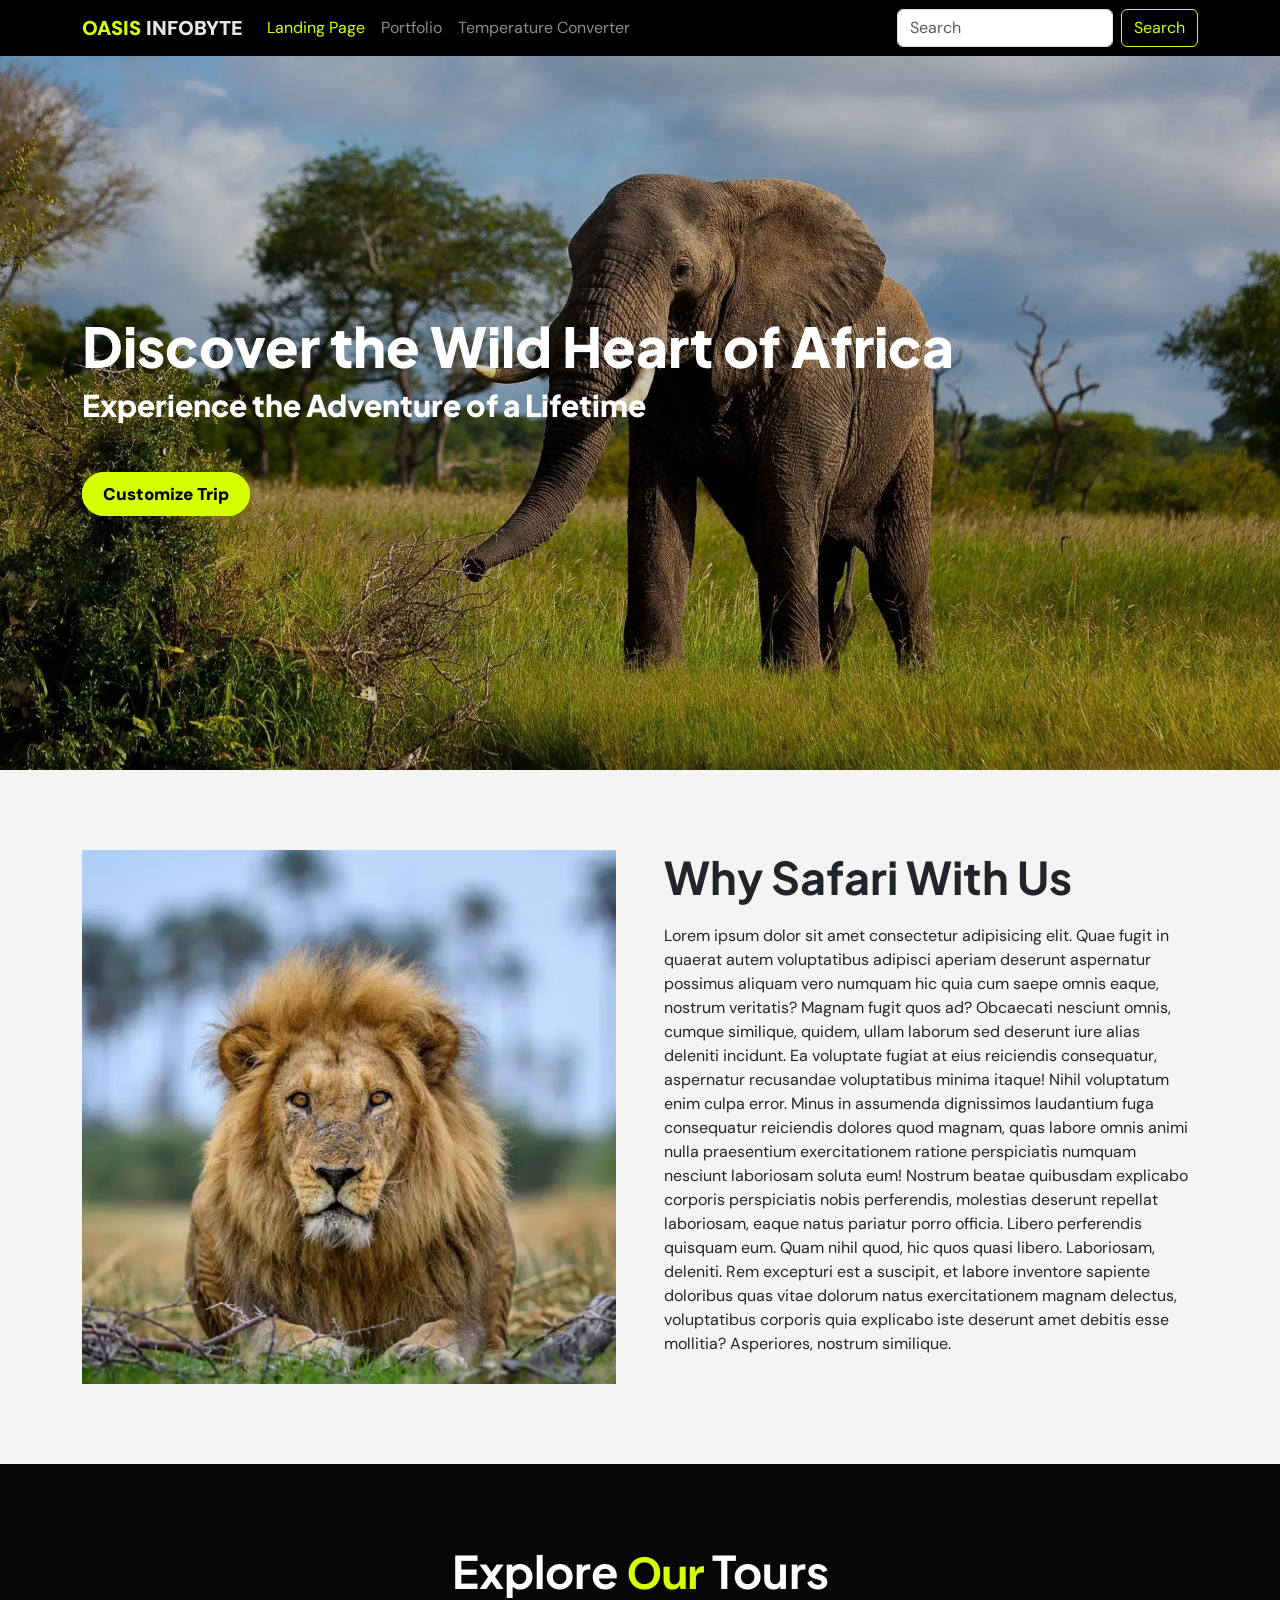
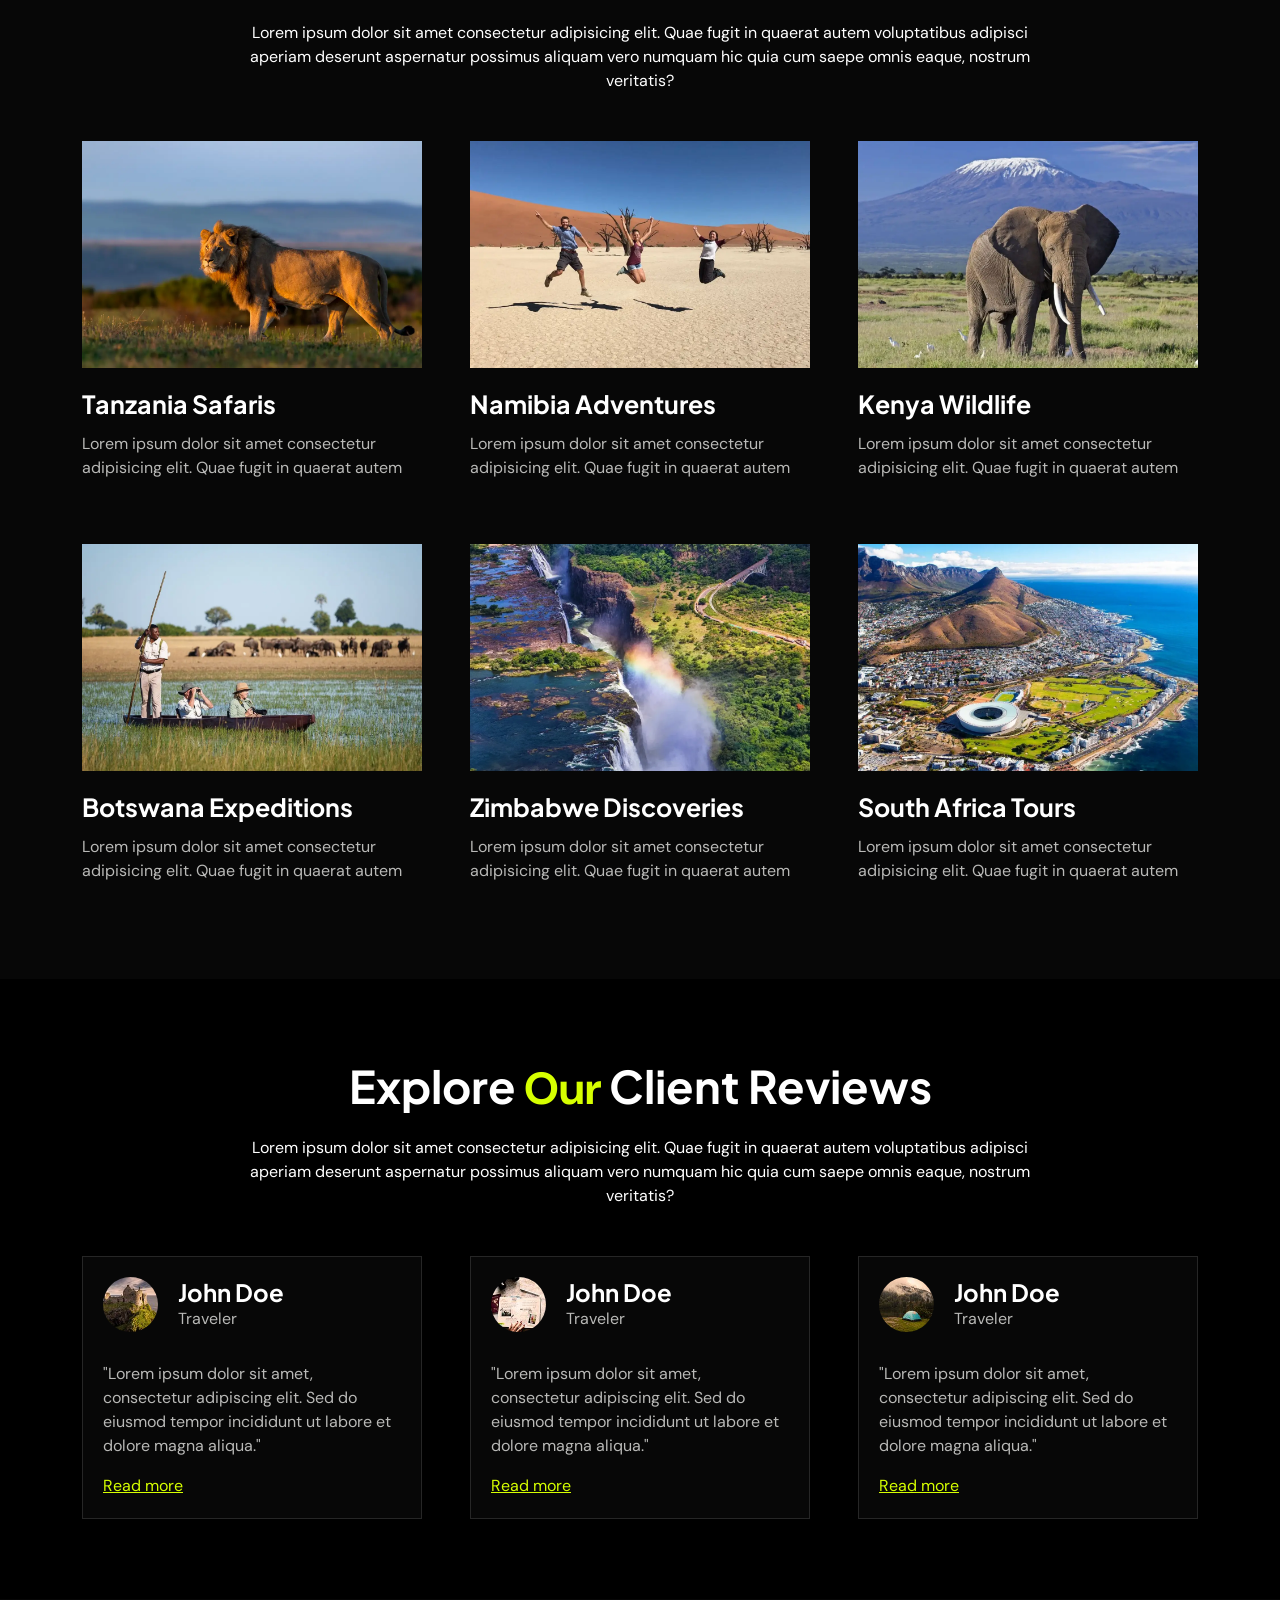
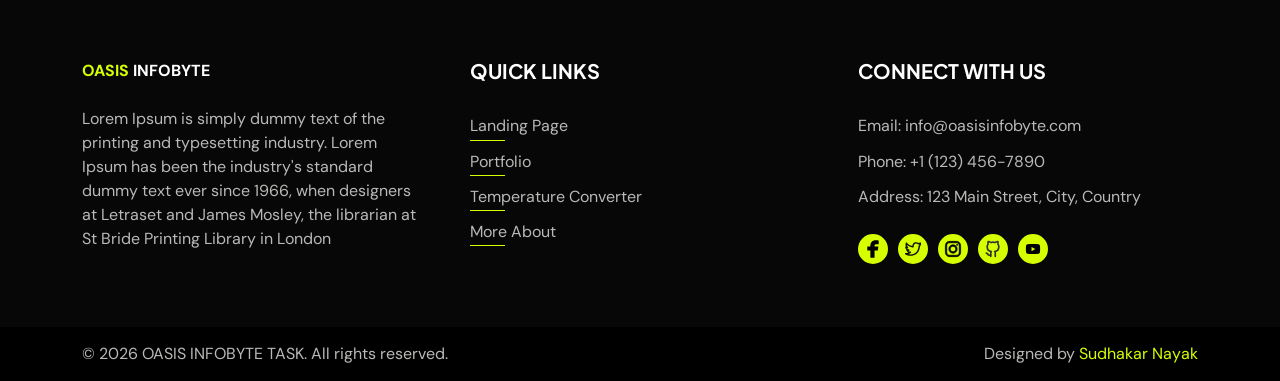
<file: index.html>
<!doctype html>
<html lang="en">

<head>
    <meta charset="utf-8">
    <meta name="viewport" content="width=device-width, initial-scale=1">
     <link rel="icon" type="image/x-icon" href="images/sudha.jpg">
    <!-- Bootstrap CSS -->
    <link href="https://cdn.jsdelivr.net/npm/bootstrap@5.0.2/dist/css/bootstrap.min.css" rel="stylesheet"
        integrity="sha384-EVSTQN3/azprG1Anm3QDgpJLIm9Nao0Yz1ztcQTwFspd3yD65VohhpuuCOmLASjC" crossorigin="anonymous">
    <title>Landing Page | OASIS INFOBYTE PROJECT</title>

    <!-- google fonts -->
    <link rel="preconnect" href="https://fonts.googleapis.com">
    <link rel="preconnect" href="https://fonts.gstatic.com" crossorigin>
    <link
        href="https://fonts.googleapis.com/css2?family=DM+Sans:ital,opsz,wght@0,9..40,100..1000;1,9..40,100..1000&family=Plus+Jakarta+Sans:ital,wght@0,200..800;1,200..800&display=swap"
        rel="stylesheet">

    <link rel="stylesheet" href="style.css">

</head>

<body>
    <header class="oi-header">
        <nav class="navbar navbar-expand-lg navbar-light">
            <div class="container">
                <a class="navbar-brand" href="./"><span class="dif-bg">OASIS</span> INFOBYTE</a>
                <button class="navbar-toggler" type="button" data-bs-toggle="collapse"
                    data-bs-target="#navbarSupportedContent" aria-controls="navbarSupportedContent"
                    aria-expanded="false" aria-label="Toggle navigation">
                    <span class="navbar-toggler-icon"></span>
                </button>
                <div class="collapse navbar-collapse" id="navbarSupportedContent">
                    <ul class="navbar-nav me-auto mb-2 mb-lg-0">
                        <li class="nav-item">
                            <a class="nav-link active" aria-current="page" href="./">Landing Page</a>
                        </li>
                        <li class="nav-item">
                            <a class="nav-link" href="WebDev-L1-Portfolio.html">Portfolio</a>
                        </li>
                        <li class="nav-item">
                            <a class="nav-link" href="WebDev-L1-Temperature-Converter.html">Temperature Converter</a>
                        </li>
                    </ul>
                    <form class="d-flex">
                        <input class="form-control me-2" type="search" placeholder="Search" aria-label="Search">
                        <button class="btn btn-outline-success" type="submit">Search</button>
                    </form>
                </div>
            </div>
        </nav>
    </header>
    <main>
        <section class="hero-sec">
            <img src="images/hero-pic.webp" alt="Hero Banner" class="w-100 img-fluid">
            <div class="hero-tittle-box">
                <div class="container">
                    <h1>Discover the Wild Heart of Africa</h1>
                    <h2>Experience the Adventure of a Lifetime</h2>
                    <a class="main-btn">Customize Trip</a>
                </div>
            </div>
        </section>
        <section class="about-sec">
            <div class="container">
                <div class="row g-5">
                    <div class="col-md-6">
                        <div class="ab_pic_box">
                            <img src="images/about-pic.webp" alt="About Africa" class="w-100 img-fluid">
                        </div>
                    </div>
                    <div class="col-md-6">
                        <div class="common-tille-box">
                            <h2>Why Safari With Us</h2>
                            <p>Lorem ipsum dolor sit amet consectetur adipisicing elit. Quae fugit in quaerat autem
                                voluptatibus adipisci aperiam deserunt aspernatur possimus aliquam vero numquam hic quia
                                cum saepe omnis eaque, nostrum veritatis?
                                Magnam fugit quos ad? Obcaecati nesciunt omnis, cumque similique, quidem, ullam laborum
                                sed deserunt iure alias deleniti incidunt. Ea voluptate fugiat at eius reiciendis
                                consequatur, aspernatur recusandae voluptatibus minima itaque!
                                Nihil voluptatum enim culpa error. Minus in assumenda dignissimos laudantium fuga
                                consequatur reiciendis dolores quod magnam, quas labore omnis animi nulla praesentium
                                exercitationem ratione perspiciatis numquam nesciunt laboriosam soluta eum!
                                Nostrum beatae quibusdam explicabo corporis perspiciatis nobis perferendis, molestias
                                deserunt repellat laboriosam, eaque natus pariatur porro officia. Libero perferendis
                                quisquam eum. Quam nihil quod, hic quos quasi libero. Laboriosam, deleniti.
                                Rem excepturi est a suscipit, et labore inventore sapiente doloribus quas vitae dolorum
                                natus exercitationem magnam delectus, voluptatibus corporis quia explicabo iste deserunt
                                amet debitis esse mollitia? Asperiores, nostrum similique.</p>
                        </div>
                    </div>
                </div>
            </div>
        </section>
        <section class="services-sec">
            <div class="container">
                <div class="common-tille-box bg-col mb-5">
                    <h2>Explore <span>Our</span> Tours</h2>
                    <p>Lorem ipsum dolor sit amet consectetur adipisicing elit. Quae fugit in quaerat autem voluptatibus
                        adipisci aperiam deserunt aspernatur possimus aliquam vero numquam hic quia cum saepe omnis
                        eaque, nostrum veritatis?</p>
                </div>
                <div class="row g-5">
                    <div class="col-md-4">
                        <div class="card-safari-box">
                            <a href="#">
                                <div class="ser-card-pic">
                                    <img src="images/land1.webp" alt="Service 1" class="w-100 img-fluid">
                                </div>
                                <div class="ser-cad-del">
                                    <h3>Tanzania Safaris</h3>
                                    <p>Lorem ipsum dolor sit amet consectetur adipisicing elit. Quae fugit in quaerat
                                        autem</p>
                                </div>
                            </a>
                        </div>
                    </div>
                    <div class="col-md-4">
                        <div class="card-safari-box">
                            <a href="#">
                                <div class="ser-card-pic">
                                    <img src="images/land2.webp" alt="Service 2" class="w-100 img-fluid">
                                </div>
                                <div class="ser-cad-del">
                                    <h3>Namibia Adventures</h3>
                                    <p>Lorem ipsum dolor sit amet consectetur adipisicing elit. Quae fugit in quaerat
                                        autem</p>
                                </div>
                            </a>
                        </div>
                    </div>
                    <div class="col-md-4">
                        <div class="card-safari-box">
                            <a href="#">
                                <div class="ser-card-pic">
                                    <img src="images/land3.webp" alt="Service 3" class="w-100 img-fluid">
                                </div>
                                <div class="ser-cad-del">
                                    <h3>Kenya Wildlife</h3>
                                    <p>Lorem ipsum dolor sit amet consectetur adipisicing elit. Quae fugit in quaerat
                                        autem</p>
                                </div>
                            </a>
                        </div>
                    </div>
                    <div class="col-md-4">
                        <div class="card-safari-box">
                            <a href="#">
                                <div class="ser-card-pic">
                                    <img src="images/land4.webp" alt="Service 4" class="w-100 img-fluid">
                                </div>
                                <div class="ser-cad-del">
                                    <h3>Botswana Expeditions</h3>
                                    <p>Lorem ipsum dolor sit amet consectetur adipisicing elit. Quae fugit in quaerat
                                        autem</p>
                                </div>
                            </a>
                        </div>
                    </div>
                    <div class="col-md-4">
                        <div class="card-safari-box">
                            <a href="#">
                                <div class="ser-card-pic">
                                    <img src="images/land5.webp" alt="Service 5" class="w-100 img-fluid">
                                </div>
                                <div class="ser-cad-del">
                                    <h3>Zimbabwe Discoveries</h3>
                                    <p>Lorem ipsum dolor sit amet consectetur adipisicing elit. Quae fugit in quaerat
                                        autem</p>
                                </div>
                            </a>
                        </div>
                    </div>
                    <div class="col-md-4">
                        <div class="card-safari-box">
                            <a href="#">
                                <div class="ser-card-pic">
                                    <img src="images/land6.webp" alt="Service 6" class="w-100 img-fluid">
                                </div>
                                <div class="ser-cad-del">
                                    <h3>South Africa Tours</h3>
                                    <p>Lorem ipsum dolor sit amet consectetur adipisicing elit. Quae fugit in quaerat
                                        autem</p>
                                </div>
                            </a>
                        </div>
                    </div>

                </div>
            </div>
        </section>
        <section class="testimonial-sec">
            <div class="container">
                <div class="common-tille-box bg-col mb-5">
                    <h2>Explore <span>Our</span> Client Reviews</h2>
                    <p>Lorem ipsum dolor sit amet consectetur adipisicing elit. Quae fugit in quaerat autem voluptatibus
                        adipisci aperiam deserunt aspernatur possimus aliquam vero numquam hic quia cum saepe omnis
                        eaque, nostrum veritatis?</p>
                </div>
                <div class="row g-5">
                    <div class="col-md-4">
                        <div class="testimonial-card">
                            <div class="testimo-head">
                                <img src="images/review1.jpg" alt="Testimonial 1" class="img-fluid">
                                <div class="client-bio">
                                    <h4>John Doe</h4>
                                     <p>Traveler</p>
                                     
                                </div>
                            </div>
                            <div class="testimonial-body">
                                <p>"Lorem ipsum dolor sit amet, consectetur adipiscing elit. Sed do eiusmod tempor incididunt ut labore et dolore magna aliqua."</p>
                                 <a href="#" class="rev-btn">Read more</a>
                            </div>
                        </div>
                    </div>
                    <div class="col-md-4">
                        <div class="testimonial-card">
                            <div class="testimo-head">
                                <img src="images/review2.jpg" alt="Testimonial 2" class="img-fluid">
                                <div class="client-bio">
                                    <h4>John Doe</h4>
                                     <p>Traveler</p>
                                </div>
                            </div>
                            <div class="testimonial-body">
                                <p>"Lorem ipsum dolor sit amet, consectetur adipiscing elit. Sed do eiusmod tempor incididunt ut labore et dolore magna aliqua."</p>
                                <a href="#" class="rev-btn">Read more</a>
                            </div>
                        </div>
                    </div>
                    <div class="col-md-4">
                        <div class="testimonial-card">
                            <div class="testimo-head">
                                <img src="images/review3.jpg" alt="Testimonial 3" class="img-fluid">
                                <div class="client-bio">
                                    <h4>John Doe</h4>
                                     <p>Traveler</p>
                                </div>
                            </div>
                            <div class="testimonial-body">
                                <p>"Lorem ipsum dolor sit amet, consectetur adipiscing elit. Sed do eiusmod tempor incididunt ut labore et dolore magna aliqua."</p>
                                <a href="#" class="rev-btn">Read more</a>
                            </div>
                        </div>
                    </div>
                </div>
            </div>
        </section>
    </main>
    <footer class="oi-footer">
        <div class="container">
            <div class="row g-5">
                <div class="col-md-4">
                    <div class="footer-logo-box">
                        <a href="./" class="navbar-brand"><span class="dif-bg">OASIS</span> INFOBYTE</a>
                        <p class="mt-4">Lorem Ipsum is simply dummy text of the printing and typesetting industry. Lorem Ipsum has been the industry's standard dummy text ever since 1966, when designers at Letraset and James Mosley, the librarian at St Bride Printing Library in London</p>
                    </div>
                </div>
                <div class="col-md-4">
                    <div class="footer-nav-box">
                        <h3>Quick Links</h3>
                        <ul>
                            <li><a href="./">Landing Page</a></li>
                            <li><a href="WebDev-L1-Portfolio.html">Portfolio</a></li>
                            <li><a href="WebDev-L1-Temperature-Converter.html">Temperature Converter</a></li>
                            <li><a href="https://sudhakarnayak.com/" target="_blank">More About</a></li>
                        </ul>
                    </div>
                </div>
                <div class="col-md-4">
                    <div class="footer-nav-box">
                        <h3>Connect With Us</h3>
                        <ul>
                            <li>Email: info@oasisinfobyte.com</li>
                            <li>Phone: +1 (123) 456-7890</li>
                            <li>Address: 123 Main Street, City, Country</li>
                        </ul>    
                        <ul class="social-links">
                            <li><a href="#"><img src="images/facebook-logo.svg" alt="Facebook"></a></li>
                            <li><a href="#"><img src="images/twitter-logo.svg" alt="Twitter"></a></li>
                            <li><a href="#"><img src="images/instagram-logo.svg" alt="Instagram"></a></li>
                            <li><a href="#"><img src="images/github-logo.svg" alt="GitHub"></a></li>
                            <li><a href="#"><img src="images/youtube-logo.svg" alt="YouTube"></a></li>                
                    </div>
                </div>
            </div>
        </div>        
    </footer>
     <section class="footer-bottom">
        <div class="container">
            <div class="copy-write-box">
              <p>&copy; 2026 OASIS INFOBYTE TASK. All rights reserved.</p>
               <p>Designed by <a href="https://sudhakarnayak.com/" target="_blank">Sudhakar Nayak</a></p>
            </div>
        </div>
    </section>
    <script src="https://cdn.jsdelivr.net/npm/bootstrap@5.0.2/dist/js/bootstrap.bundle.min.js"
        integrity="sha384-MrcW6ZMFYlzcLA8Nl+NtUVF0sA7MsXsP1UyJoMp4YLEuNSfAP+JcXn/tWtIaxVXM"
        crossorigin="anonymous"></script>
</body>

</html>
</file>
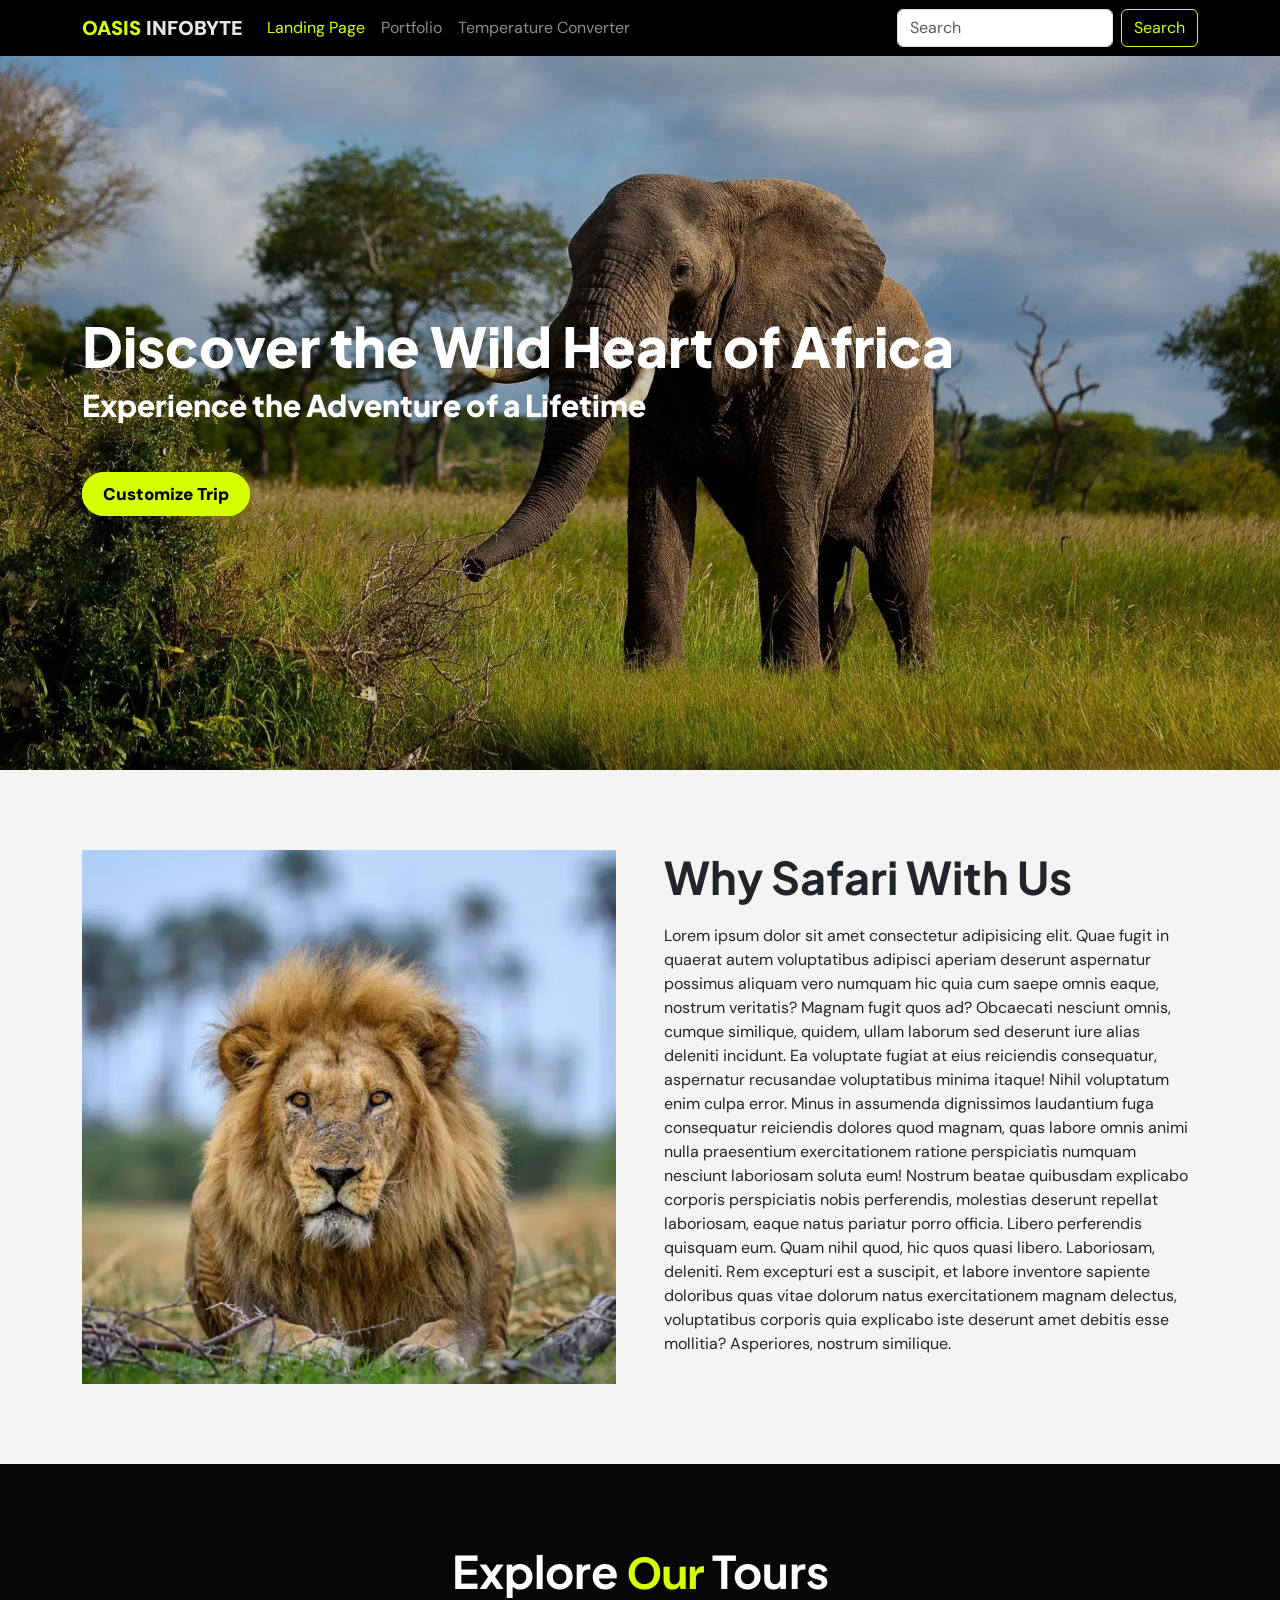
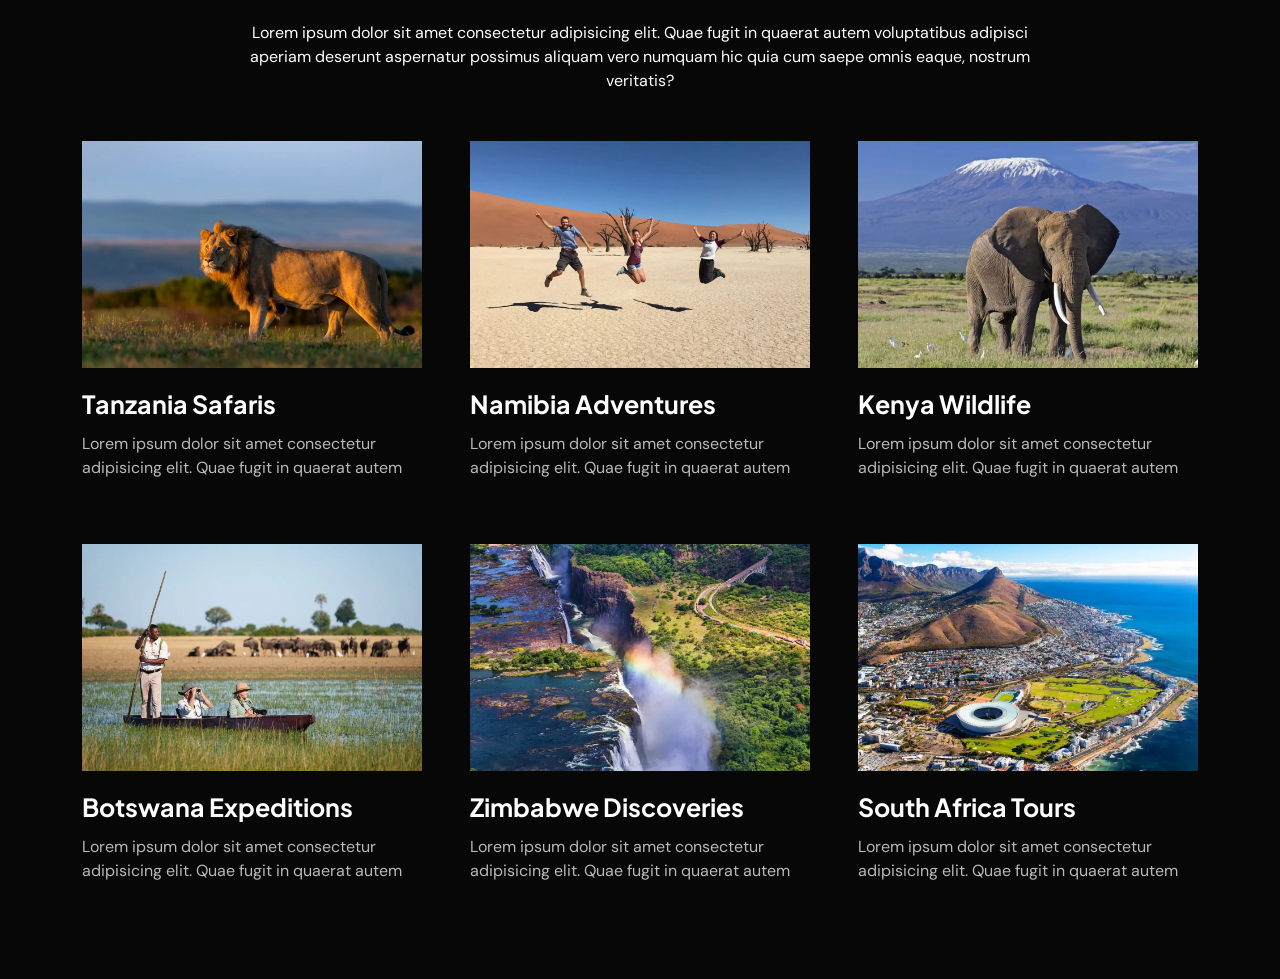
<file: WebDev-L1-LandingPage.html>
<!doctype html>
<html lang="en">

<head>
    <meta charset="utf-8">
    <meta name="viewport" content="width=device-width, initial-scale=1">
    <!-- Bootstrap CSS -->
    <link href="https://cdn.jsdelivr.net/npm/bootstrap@5.0.2/dist/css/bootstrap.min.css" rel="stylesheet"
        integrity="sha384-EVSTQN3/azprG1Anm3QDgpJLIm9Nao0Yz1ztcQTwFspd3yD65VohhpuuCOmLASjC" crossorigin="anonymous">
    <title>OASIS INFOBYTE PROJECT</title>

    <!-- google fonts -->
    <link rel="preconnect" href="https://fonts.googleapis.com">
    <link rel="preconnect" href="https://fonts.gstatic.com" crossorigin>
    <link
        href="https://fonts.googleapis.com/css2?family=DM+Sans:ital,opsz,wght@0,9..40,100..1000;1,9..40,100..1000&family=Plus+Jakarta+Sans:ital,wght@0,200..800;1,200..800&display=swap"
        rel="stylesheet">

    <link rel="stylesheet" href="style.css">

</head>

<body>
    <header class="oi-header">
        <nav class="navbar navbar-expand-lg navbar-light">
            <div class="container">
                <a class="navbar-brand" href="./"><span class="dif-bg">OASIS</span> INFOBYTE</a>
                <button class="navbar-toggler" type="button" data-bs-toggle="collapse"
                    data-bs-target="#navbarSupportedContent" aria-controls="navbarSupportedContent"
                    aria-expanded="false" aria-label="Toggle navigation">
                    <span class="navbar-toggler-icon"></span>
                </button>
                <div class="collapse navbar-collapse" id="navbarSupportedContent">
                    <ul class="navbar-nav me-auto mb-2 mb-lg-0">
                        <li class="nav-item">
                            <a class="nav-link active" aria-current="page" href="#">Landing Page</a>
                        </li>
                        <li class="nav-item">
                            <a class="nav-link" href="#">Portfolio</a>
                        </li>
                        <li class="nav-item">
                            <a class="nav-link" href="#">Temperature Converter</a>
                        </li>
                    </ul>
                    <form class="d-flex">
                        <input class="form-control me-2" type="search" placeholder="Search" aria-label="Search">
                        <button class="btn btn-outline-success" type="submit">Search</button>
                    </form>
                </div>
            </div>
        </nav>
    </header>
    <main>
        <section class="hero-sec">
            <img src="images/hero-pic.webp" alt="Hero Banner" class="w-100 img-fluid">
            <div class="hero-tittle-box">
                <div class="container">
                    <h1>Discover the Wild Heart of Africa</h1>
                    <h2>Experience the Adventure of a Lifetime</h2>
                    <a class="main-btn">Customize Trip</a>
                </div>
            </div>
        </section>
        <section class="about-sec">
            <div class="container">
                <div class="row g-5">
                    <div class="col-md-6">
                        <div class="ab_pic_box">
                            <img src="images/about-pic.webp" alt="About Africa" class="w-100 img-fluid">
                        </div>
                    </div>
                    <div class="col-md-6">
                        <div class="common-tille-box">
                            <h2>Why Safari With Us</h2>
                            <p>Lorem ipsum dolor sit amet consectetur adipisicing elit. Quae fugit in quaerat autem
                                voluptatibus adipisci aperiam deserunt aspernatur possimus aliquam vero numquam hic quia
                                cum saepe omnis eaque, nostrum veritatis?
                                Magnam fugit quos ad? Obcaecati nesciunt omnis, cumque similique, quidem, ullam laborum
                                sed deserunt iure alias deleniti incidunt. Ea voluptate fugiat at eius reiciendis
                                consequatur, aspernatur recusandae voluptatibus minima itaque!
                                Nihil voluptatum enim culpa error. Minus in assumenda dignissimos laudantium fuga
                                consequatur reiciendis dolores quod magnam, quas labore omnis animi nulla praesentium
                                exercitationem ratione perspiciatis numquam nesciunt laboriosam soluta eum!
                                Nostrum beatae quibusdam explicabo corporis perspiciatis nobis perferendis, molestias
                                deserunt repellat laboriosam, eaque natus pariatur porro officia. Libero perferendis
                                quisquam eum. Quam nihil quod, hic quos quasi libero. Laboriosam, deleniti.
                                Rem excepturi est a suscipit, et labore inventore sapiente doloribus quas vitae dolorum
                                natus exercitationem magnam delectus, voluptatibus corporis quia explicabo iste deserunt
                                amet debitis esse mollitia? Asperiores, nostrum similique.</p>
                        </div>
                    </div>
                </div>
            </div>
        </section>
        <section class="services-sec">
            <div class="container">
                <div class="common-tille-box bg-col mb-5">
                    <h2>Explore <span>Our</span> Tours</h2>
                    <p>Lorem ipsum dolor sit amet consectetur adipisicing elit. Quae fugit in quaerat autem voluptatibus
                        adipisci aperiam deserunt aspernatur possimus aliquam vero numquam hic quia cum saepe omnis
                        eaque, nostrum veritatis?</p>
                </div>
                <div class="row g-5">
                    <div class="col-md-4">
                        <div class="card-safari-box">
                            <a href="#">
                                <div class="ser-card-pic">
                                    <img src="images/land1.webp" alt="Service 1" class="w-100 img-fluid">
                                </div>
                                <div class="ser-cad-del">
                                    <h3>Tanzania Safaris</h3>
                                    <p>Lorem ipsum dolor sit amet consectetur adipisicing elit. Quae fugit in quaerat
                                        autem</p>
                                </div>
                            </a>
                        </div>
                    </div>
                    <div class="col-md-4">
                        <div class="card-safari-box">
                            <a href="#">
                                <div class="ser-card-pic">
                                    <img src="images/land2.webp" alt="Service 2" class="w-100 img-fluid">
                                </div>
                                <div class="ser-cad-del">
                                    <h3>Namibia Adventures</h3>
                                    <p>Lorem ipsum dolor sit amet consectetur adipisicing elit. Quae fugit in quaerat
                                        autem</p>
                                </div>
                            </a>
                        </div>
                    </div>
                    <div class="col-md-4">
                        <div class="card-safari-box">
                            <a href="#">
                                <div class="ser-card-pic">
                                    <img src="images/land3.webp" alt="Service 3" class="w-100 img-fluid">
                                </div>
                                <div class="ser-cad-del">
                                    <h3>Kenya Wildlife</h3>
                                    <p>Lorem ipsum dolor sit amet consectetur adipisicing elit. Quae fugit in quaerat
                                        autem</p>
                                </div>
                            </a>
                        </div>
                    </div>
                    <div class="col-md-4">
                        <div class="card-safari-box">
                            <a href="#">
                                <div class="ser-card-pic">
                                    <img src="images/land4.webp" alt="Service 4" class="w-100 img-fluid">
                                </div>
                                <div class="ser-cad-del">
                                    <h3>Botswana Expeditions</h3>
                                    <p>Lorem ipsum dolor sit amet consectetur adipisicing elit. Quae fugit in quaerat
                                        autem</p>
                                </div>
                            </a>
                        </div>
                    </div>
                    <div class="col-md-4">
                        <div class="card-safari-box">
                            <a href="#">
                                <div class="ser-card-pic">
                                    <img src="images/land5.webp" alt="Service 5" class="w-100 img-fluid">
                                </div>
                                <div class="ser-cad-del">
                                    <h3>Zimbabwe Discoveries</h3>
                                    <p>Lorem ipsum dolor sit amet consectetur adipisicing elit. Quae fugit in quaerat
                                        autem</p>
                                </div>
                            </a>
                        </div>
                    </div>
                    <div class="col-md-4">
                        <div class="card-safari-box">
                            <a href="#">
                                <div class="ser-card-pic">
                                    <img src="images/land6.webp" alt="Service 6" class="w-100 img-fluid">
                                </div>
                                <div class="ser-cad-del">
                                    <h3>South Africa Tours</h3>
                                    <p>Lorem ipsum dolor sit amet consectetur adipisicing elit. Quae fugit in quaerat
                                        autem</p>
                                </div>
                            </a>
                        </div>
                    </div>

                </div>
            </div>
        </section>
    </main>

    <script src="https://cdn.jsdelivr.net/npm/bootstrap@5.0.2/dist/js/bootstrap.bundle.min.js"
        integrity="sha384-MrcW6ZMFYlzcLA8Nl+NtUVF0sA7MsXsP1UyJoMp4YLEuNSfAP+JcXn/tWtIaxVXM"
        crossorigin="anonymous"></script>
</body>

</html>
</file>
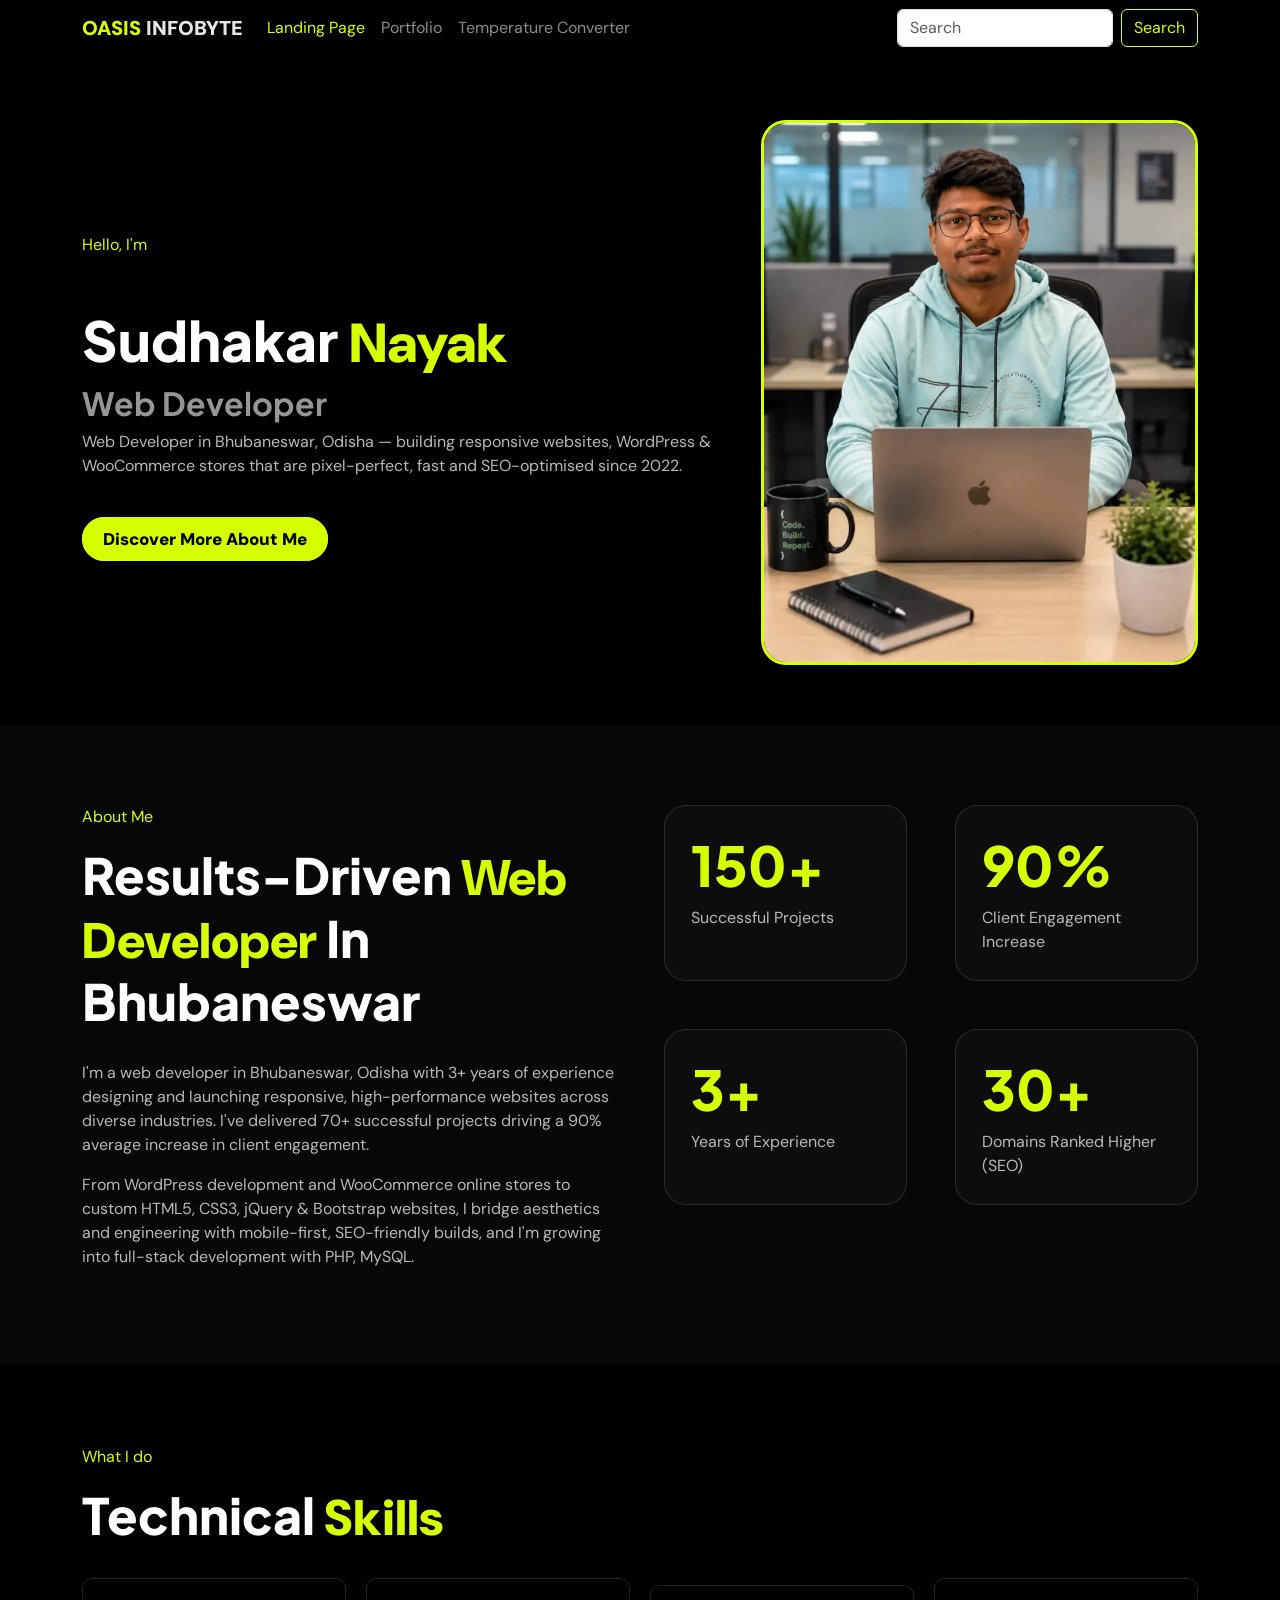
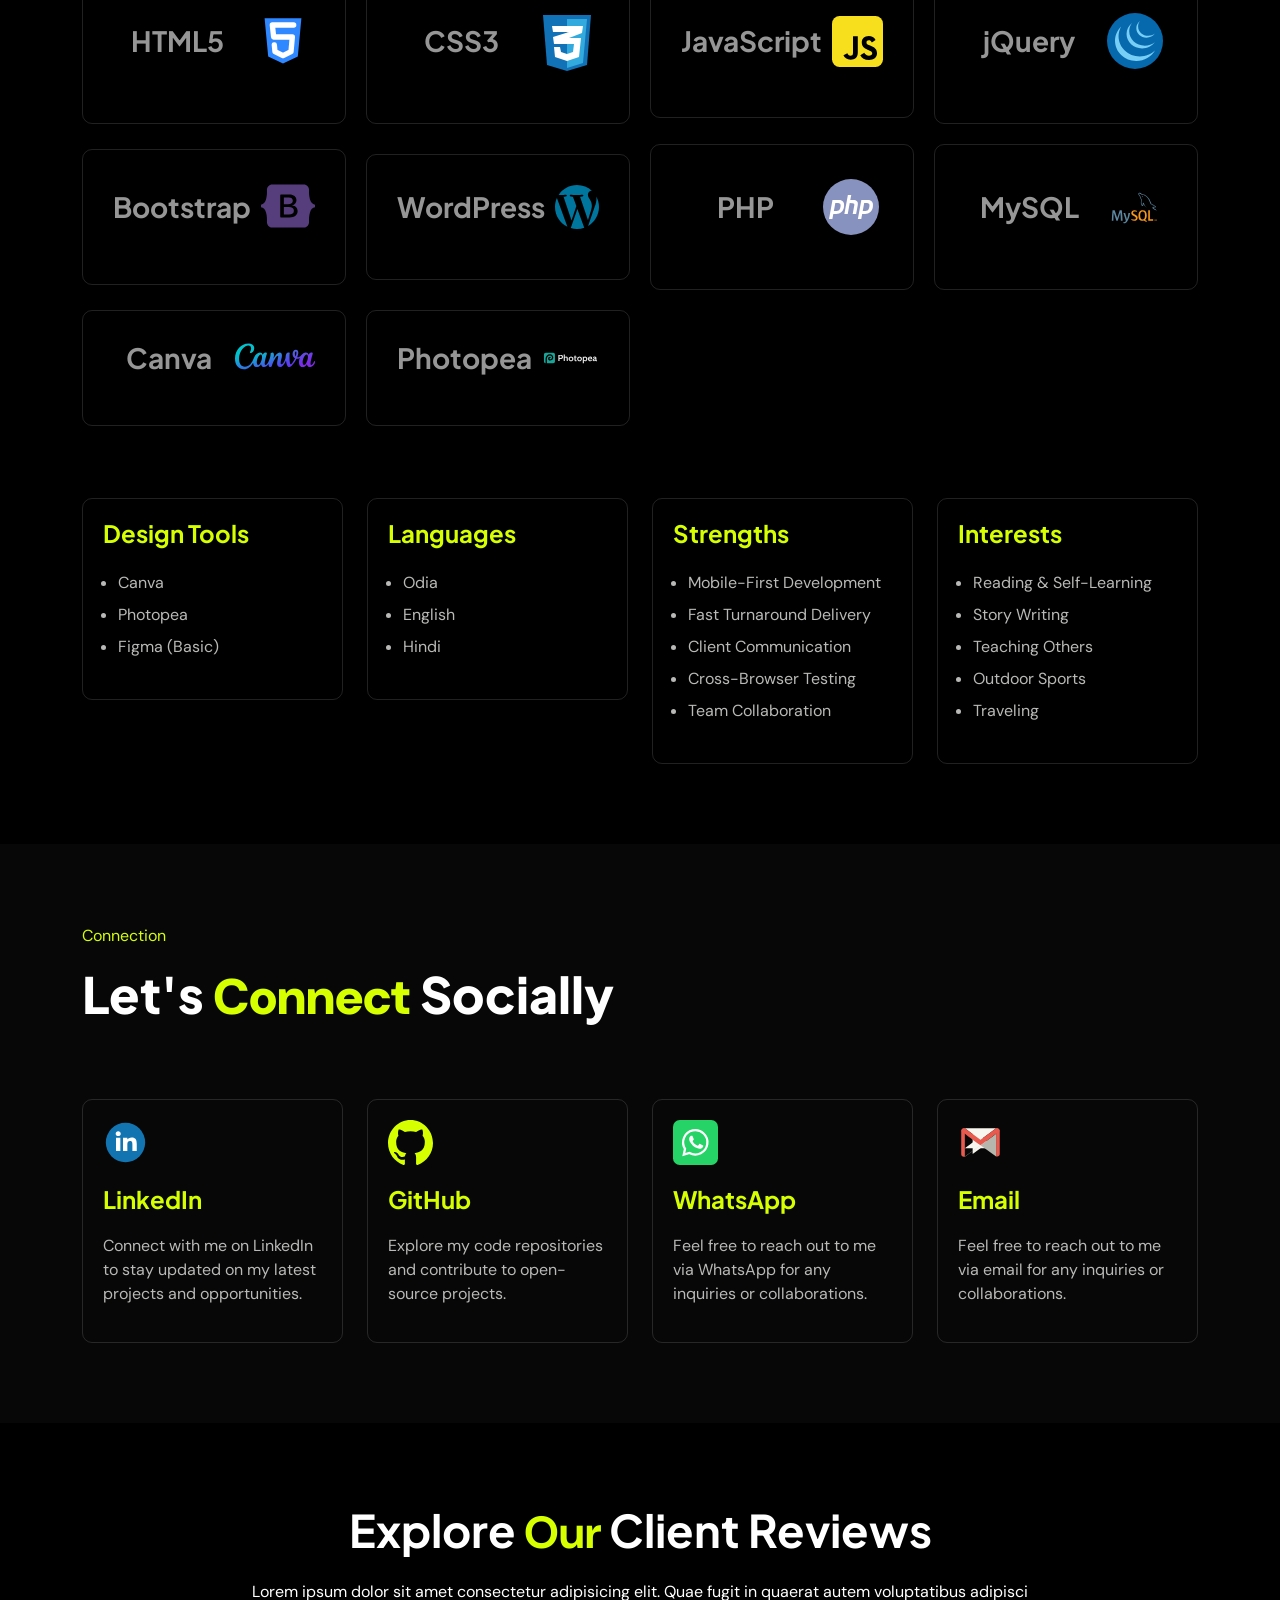
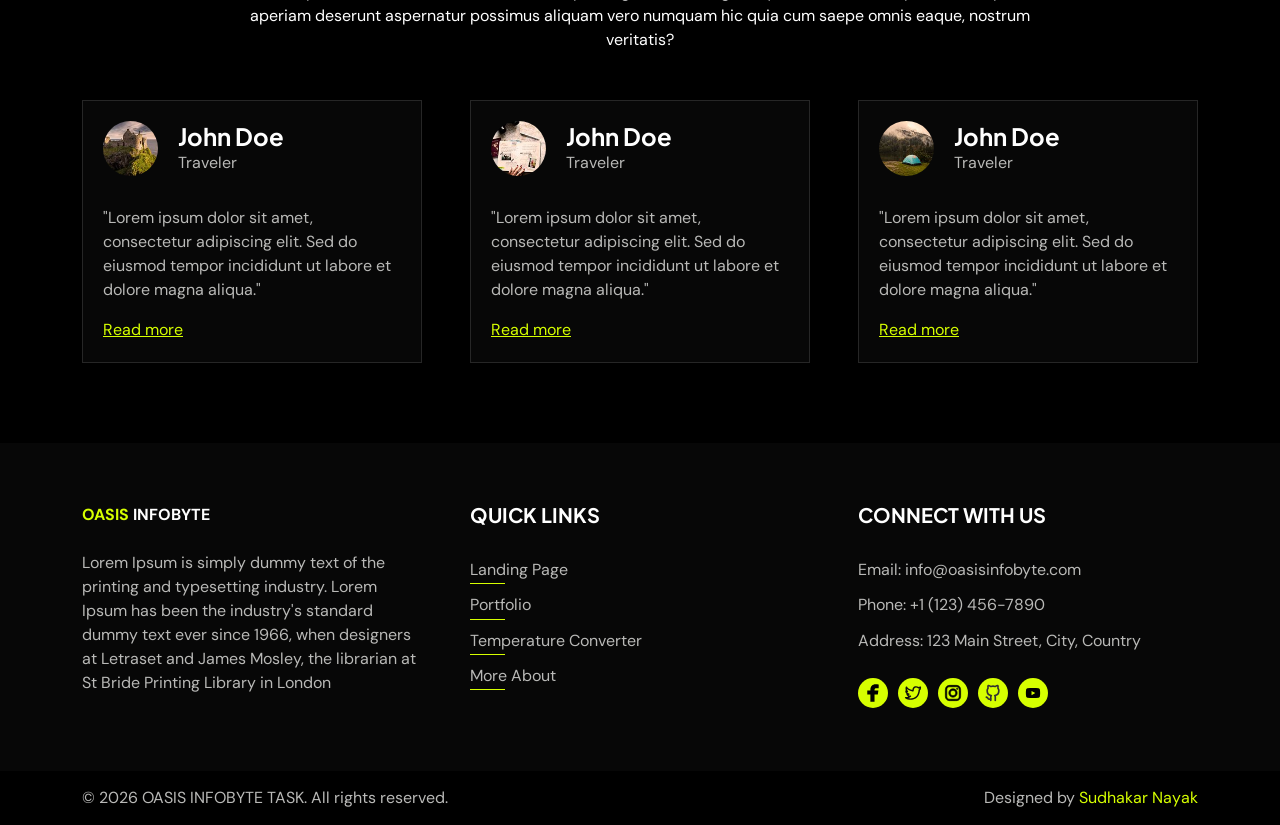
<file: WebDev-L1-Portfolio.html>
<!doctype html>
<html lang="en">

<head>
    <meta charset="utf-8">
    <meta name="viewport" content="width=device-width, initial-scale=1">
    <link rel="icon" type="image/x-icon" href="images/sudha.jpg">
    <!-- Bootstrap CSS -->
    <link href="https://cdn.jsdelivr.net/npm/bootstrap@5.0.2/dist/css/bootstrap.min.css" rel="stylesheet"
        integrity="sha384-EVSTQN3/azprG1Anm3QDgpJLIm9Nao0Yz1ztcQTwFspd3yD65VohhpuuCOmLASjC" crossorigin="anonymous">
    <title>Portfolio | OASIS INFOBYTE PROJECT</title>

    <!-- google fonts -->
    <link rel="preconnect" href="https://fonts.googleapis.com">
    <link rel="preconnect" href="https://fonts.gstatic.com" crossorigin>
    <link
        href="https://fonts.googleapis.com/css2?family=DM+Sans:ital,opsz,wght@0,9..40,100..1000;1,9..40,100..1000&family=Plus+Jakarta+Sans:ital,wght@0,200..800;1,200..800&display=swap"
        rel="stylesheet">

    <link rel="stylesheet" href="style.css">

</head>

<body>
    <header class="oi-header">
        <nav class="navbar navbar-expand-lg navbar-light">
            <div class="container">
                <a class="navbar-brand" href="./"><span class="dif-bg">OASIS</span> INFOBYTE</a>
                <button class="navbar-toggler" type="button" data-bs-toggle="collapse"
                    data-bs-target="#navbarSupportedContent" aria-controls="navbarSupportedContent"
                    aria-expanded="false" aria-label="Toggle navigation">
                    <span class="navbar-toggler-icon"></span>
                </button>
                <div class="collapse navbar-collapse" id="navbarSupportedContent">
                    <ul class="navbar-nav me-auto mb-2 mb-lg-0">
                        <li class="nav-item">
                            <a class="nav-link active" aria-current="page" href="./">Landing Page</a>
                        </li>
                        <li class="nav-item">
                            <a class="nav-link" href="WebDev-L1-Portfolio.html">Portfolio</a>
                        </li>
                        <li class="nav-item">
                            <a class="nav-link" href="WebDev-L1-Temperature-Converter.html">Temperature Converter</a>
                        </li>
                    </ul>
                    <form class="d-flex">
                        <input class="form-control me-2" type="search" placeholder="Search" aria-label="Search">
                        <button class="btn btn-outline-success" type="submit">Search</button>
                    </form>
                </div>
            </div>
        </nav>
    </header>
    <main>
        <section class="pro-hero-sec">
            <div class="container">
                <div class="row g-5">
                    <div class="col-md-7">
                        <div class="pro-hero-content">
                            <p class="he-bg-pa">Hello, I'm</p>
                            <h1>Sudhakar<span> Nayak</span></h1>
                            <h2>Web Developer</h2>
                            <p>Web Developer in Bhubaneswar, Odisha — building responsive websites, WordPress &
                                WooCommerce stores that are pixel-perfect, fast and SEO-optimised since 2022.</p>
                            <a class="main-btn" href="https://sudhakarnayak.com/" target="_blank">Discover More About
                                Me</a>
                        </div>
                    </div>
                    <div class="col-md-5">
                        <div class="pro-hero-img">
                            <img src="images/sudha.jpg" alt="Sudhakar Nayak" class="img-fluid">
                        </div>
                    </div>
                </div>
            </div>
        </section>
        <section class="about-me-sec">
            <div class="container">
                <div class="row g-5">
                    <div class="col-md-6">
                        <div class="about-me-content">
                            <p class="he-bg-pa">About Me</p>
                            <h2>Results-driven <span>web developer</span> in Bhubaneswar</h2>
                            <p>I'm a web developer in Bhubaneswar, Odisha with 3+ years of experience designing and
                                launching responsive, high-performance websites across diverse industries. I've
                                delivered 70+ successful projects driving a 90% average increase in client engagement.
                            </p>
                            <p>From WordPress development and WooCommerce online stores to custom HTML5, CSS3, jQuery &
                                Bootstrap websites, I bridge aesthetics and engineering with mobile-first, SEO-friendly
                                builds, and I'm growing into full-stack development with PHP, MySQL.</p>
                        </div>
                    </div>
                    <div class="col-md-6">
                        <div class="my-achievements">
                            <div class="row g-5">
                                <div class="col-md-6">
                                    <div class="achievement-card">
                                        <h3>150+</h3>
                                        <p>Successful Projects</p>
                                    </div>
                                </div>
                                <div class="col-md-6">
                                    <div class="achievement-card">
                                        <h3>90%</h3>
                                        <p>Client Engagement Increase</p>
                                    </div>
                                </div>
                                <div class="col-md-6">
                                    <div class="achievement-card">
                                        <h3>3+</h3>
                                        <p>Years of Experience</p>
                                    </div>
                                </div>
                                <div class="col-md-6">
                                    <div class="achievement-card">
                                        <h3>30+</h3>
                                        <p>Domains Ranked Higher (SEO)</p>
                                    </div>
                                </div>
                            </div>
                        </div>
                    </div>
                </div>
            </div>
        </section>
        <section class="my-skills-sec">
            <div class="container">
                <div class="about-me-content">
                    <p class="he-bg-pa">What I do</p>
                    <h2>Technical <span>skills</span></h2>
                    <div class="my-skills-par">
                        <div class="skill-card">
                            <h3>HTML5</h3>
                            <img src="images/html5.svg" alt="HTML5" class="img-fluid">
                        </div>
                        <div class="skill-card">
                            <h3>CSS3</h3>
                            <img src="images/css3.svg" alt="CSS3" class="img-fluid">
                        </div>
                        <div class="skill-card">
                            <h3>JavaScript</h3>
                            <img src="images/javascript.svg" alt="JavaScript" class="img-fluid">
                        </div>
                        <div class="skill-card">
                            <h3>jQuery</h3>
                            <img src="images/jquery.svg" alt="jQuery" class="img-fluid">
                        </div>
                        <div class="skill-card">
                            <h3>Bootstrap</h3>
                            <img src="images/bootstrap.svg" alt="Bootstrap" class="img-fluid">
                        </div>
                        <div class="skill-card">
                            <h3>WordPress</h3>
                            <img src="images/wordpress.svg" alt="WordPress" class="img-fluid">
                        </div>
                        <div class="skill-card">
                            <h3>PHP</h3>
                            <img src="images/php.svg" alt="PHP" class="img-fluid">
                        </div>
                        <div class="skill-card">
                            <h3>MySQL</h3>
                            <img src="images/mysql.svg" alt="MySQL" class="img-fluid">
                        </div>
                        <div class="skill-card">
                            <h3>Canva</h3>
                            <img src="images/canva.svg" alt="Canva" class="img-fluid">
                        </div>
                        <div class="skill-card">
                            <h3>Photopea</h3>
                            <img src="images/photopea.svg" alt="Photopea" class="img-fluid">
                        </div>
                    </div>
                    <div class="row g-4 mt-5 other-sret">
                        <div class="col-md-3">
                            <div class="str-card">
                                <h4>Design Tools</h4>
                                <ul>
                                    <li>Canva</li>
                                    <li>Photopea</li>
                                    <li>Figma (Basic)</li>
                                </ul>
                            </div>
                        </div>
                        <div class="col-md-3">
                            <div class="str-card">
                                <h4>Languages</h4>
                                <ul>
                                    <li>Odia</li>
                                    <li>English</li>
                                    <li>Hindi</li>
                                </ul>
                            </div>
                        </div>
                        <div class="col-md-3">
                            <div class="str-card">
                                <h4>Strengths</h4>
                                <ul>
                                    <li>Mobile-First Development</li>
                                    <li>Fast Turnaround Delivery</li>
                                    <li>Client Communication</li>
                                    <li>Cross-Browser Testing</li>
                                    <li>Team Collaboration</li>
                                </ul>
                            </div>
                        </div>
                        <div class="col-md-3">
                            <div class="str-card">
                                <h4>Interests</h4>
                                <ul>
                                    <li>Reading & Self-Learning</li>
                                    <li>Story Writing</li>
                                    <li>Teaching Others</li>
                                    <li>Outdoor Sports</li>
                                    <li>Traveling</li>
                                </ul>
                            </div>
                        </div>
                    </div>
                </div>
            </div>
        </section>
        <section class="connect-me-sec">
            <div class="container">
                <div class="about-me-content">
                    <p class="he-bg-pa">Connection</p>
                    <h2>Let's <span>connect </span>socially</h2>

                    <div class="row g-4 mt-5">
                        <div class="col-md-3">
                            <div class="str-card">
                                <a href="https://www.linkedin.com/in/sudhakar-nayak-438223249/" target="_blank">
                                    <img src="images/linkedin.svg" alt="LinkedIn" class="img-fluid">
                                    <h4>LinkedIn</h4>
                                    <p>Connect with me on LinkedIn to stay updated on my latest projects and
                                        opportunities.</p>
                                </a>
                            </div>
                        </div>
                        <div class="col-md-3">
                            <div class="str-card">
                                <a href="https://github.com/sudhakar561" target="_blank">
                                    <img src="images/github.svg" alt="GitHub" class="img-fluid">
                                    <h4>GitHub</h4>
                                    <p>Explore my code repositories and contribute to open-source projects.</p>
                                </a>
                            </div>
                        </div>
                        <div class="col-md-3">
                            <div class="str-card">
                                <a href="https://wa.me/9114603905" target="_blank">
                                    <img src="images/whatsapp.svg" alt="WhatsApp" class="img-fluid">
                                    <h4>WhatsApp</h4>
                                    <p>Feel free to reach out to me via WhatsApp for any inquiries or collaborations.
                                    </p>
                                </a>
                            </div>
                        </div>
                        <div class="col-md-3">
                            <div class="str-card">
                                <a href="mailto:sudhakarnayak2001@gmail.com" target="_blank">
                                    <img src="images/email.svg" alt="Email" class="img-fluid">
                                    <h4>Email</h4>
                                    <p>Feel free to reach out to me via email for any inquiries or collaborations.</p>
                                </a>
                            </div>
                        </div>
                    </div>
                </div>
            </div>
            </div>
            </div>
        </section>
        <section class="testimonial-sec">
            <div class="container">
                <div class="common-tille-box bg-col mb-5">
                    <h2>Explore <span>Our</span> Client Reviews</h2>
                    <p>Lorem ipsum dolor sit amet consectetur adipisicing elit. Quae fugit in quaerat autem voluptatibus
                        adipisci aperiam deserunt aspernatur possimus aliquam vero numquam hic quia cum saepe omnis
                        eaque, nostrum veritatis?</p>
                </div>
                <div class="row g-5">
                    <div class="col-md-4">
                        <div class="testimonial-card">
                            <div class="testimo-head">
                                <img src="images/review1.jpg" alt="Testimonial 1" class="img-fluid">
                                <div class="client-bio">
                                    <h4>John Doe</h4>
                                    <p>Traveler</p>

                                </div>
                            </div>
                            <div class="testimonial-body">
                                <p>"Lorem ipsum dolor sit amet, consectetur adipiscing elit. Sed do eiusmod tempor
                                    incididunt ut labore et dolore magna aliqua."</p>
                                <a href="#" class="rev-btn">Read more</a>
                            </div>
                        </div>
                    </div>
                    <div class="col-md-4">
                        <div class="testimonial-card">
                            <div class="testimo-head">
                                <img src="images/review2.jpg" alt="Testimonial 2" class="img-fluid">
                                <div class="client-bio">
                                    <h4>John Doe</h4>
                                    <p>Traveler</p>
                                </div>
                            </div>
                            <div class="testimonial-body">
                                <p>"Lorem ipsum dolor sit amet, consectetur adipiscing elit. Sed do eiusmod tempor
                                    incididunt ut labore et dolore magna aliqua."</p>
                                <a href="#" class="rev-btn">Read more</a>
                            </div>
                        </div>
                    </div>
                    <div class="col-md-4">
                        <div class="testimonial-card">
                            <div class="testimo-head">
                                <img src="images/review3.jpg" alt="Testimonial 3" class="img-fluid">
                                <div class="client-bio">
                                    <h4>John Doe</h4>
                                    <p>Traveler</p>
                                </div>
                            </div>
                            <div class="testimonial-body">
                                <p>"Lorem ipsum dolor sit amet, consectetur adipiscing elit. Sed do eiusmod tempor
                                    incididunt ut labore et dolore magna aliqua."</p>
                                <a href="#" class="rev-btn">Read more</a>
                            </div>
                        </div>
                    </div>
                </div>
            </div>
        </section>
    </main>
    <footer class="oi-footer">
        <div class="container">
            <div class="row g-5">
                <div class="col-md-4">
                    <div class="footer-logo-box">
                        <a href="./" class="navbar-brand"><span class="dif-bg">OASIS</span> INFOBYTE</a>
                        <p class="mt-4">Lorem Ipsum is simply dummy text of the printing and typesetting industry. Lorem
                            Ipsum has been the industry's standard dummy text ever since 1966, when designers at
                            Letraset and James Mosley, the librarian at St Bride Printing Library in London</p>
                    </div>
                </div>
                <div class="col-md-4">
                    <div class="footer-nav-box">
                        <h3>Quick Links</h3>
                        <ul>
                            <li><a href="./">Landing Page</a></li>
                            <li><a href="WebDev-L1-Portfolio.html">Portfolio</a></li>
                            <li><a href="WebDev-L1-Temperature-Converter.html">Temperature Converter</a></li>
                            <li><a href="https://sudhakarnayak.com/" target="_blank">More About</a></li>
                        </ul>
                    </div>
                </div>
                <div class="col-md-4">
                    <div class="footer-nav-box">
                        <h3>Connect With Us</h3>
                        <ul>
                            <li>Email: info@oasisinfobyte.com</li>
                            <li>Phone: +1 (123) 456-7890</li>
                            <li>Address: 123 Main Street, City, Country</li>
                        </ul>
                        <ul class="social-links">
                            <li><a href="#"><img src="images/facebook-logo.svg" alt="Facebook"></a></li>
                            <li><a href="#"><img src="images/twitter-logo.svg" alt="Twitter"></a></li>
                            <li><a href="#"><img src="images/instagram-logo.svg" alt="Instagram"></a></li>
                            <li><a href="#"><img src="images/github-logo.svg" alt="GitHub"></a></li>
                            <li><a href="#"><img src="images/youtube-logo.svg" alt="YouTube"></a></li>
                    </div>
                </div>
            </div>
        </div>
    </footer>
    <section class="footer-bottom">
        <div class="container">
            <div class="copy-write-box">
                <p>&copy; 2026 OASIS INFOBYTE TASK. All rights reserved.</p>
                <p>Designed by <a href="https://sudhakarnayak.com/" target="_blank">Sudhakar Nayak</a></p>
            </div>
        </div>
    </section>
    <script src="https://cdn.jsdelivr.net/npm/bootstrap@5.0.2/dist/js/bootstrap.bundle.min.js"
        integrity="sha384-MrcW6ZMFYlzcLA8Nl+NtUVF0sA7MsXsP1UyJoMp4YLEuNSfAP+JcXn/tWtIaxVXM"
        crossorigin="anonymous"></script>
</body>

</html>
</file>
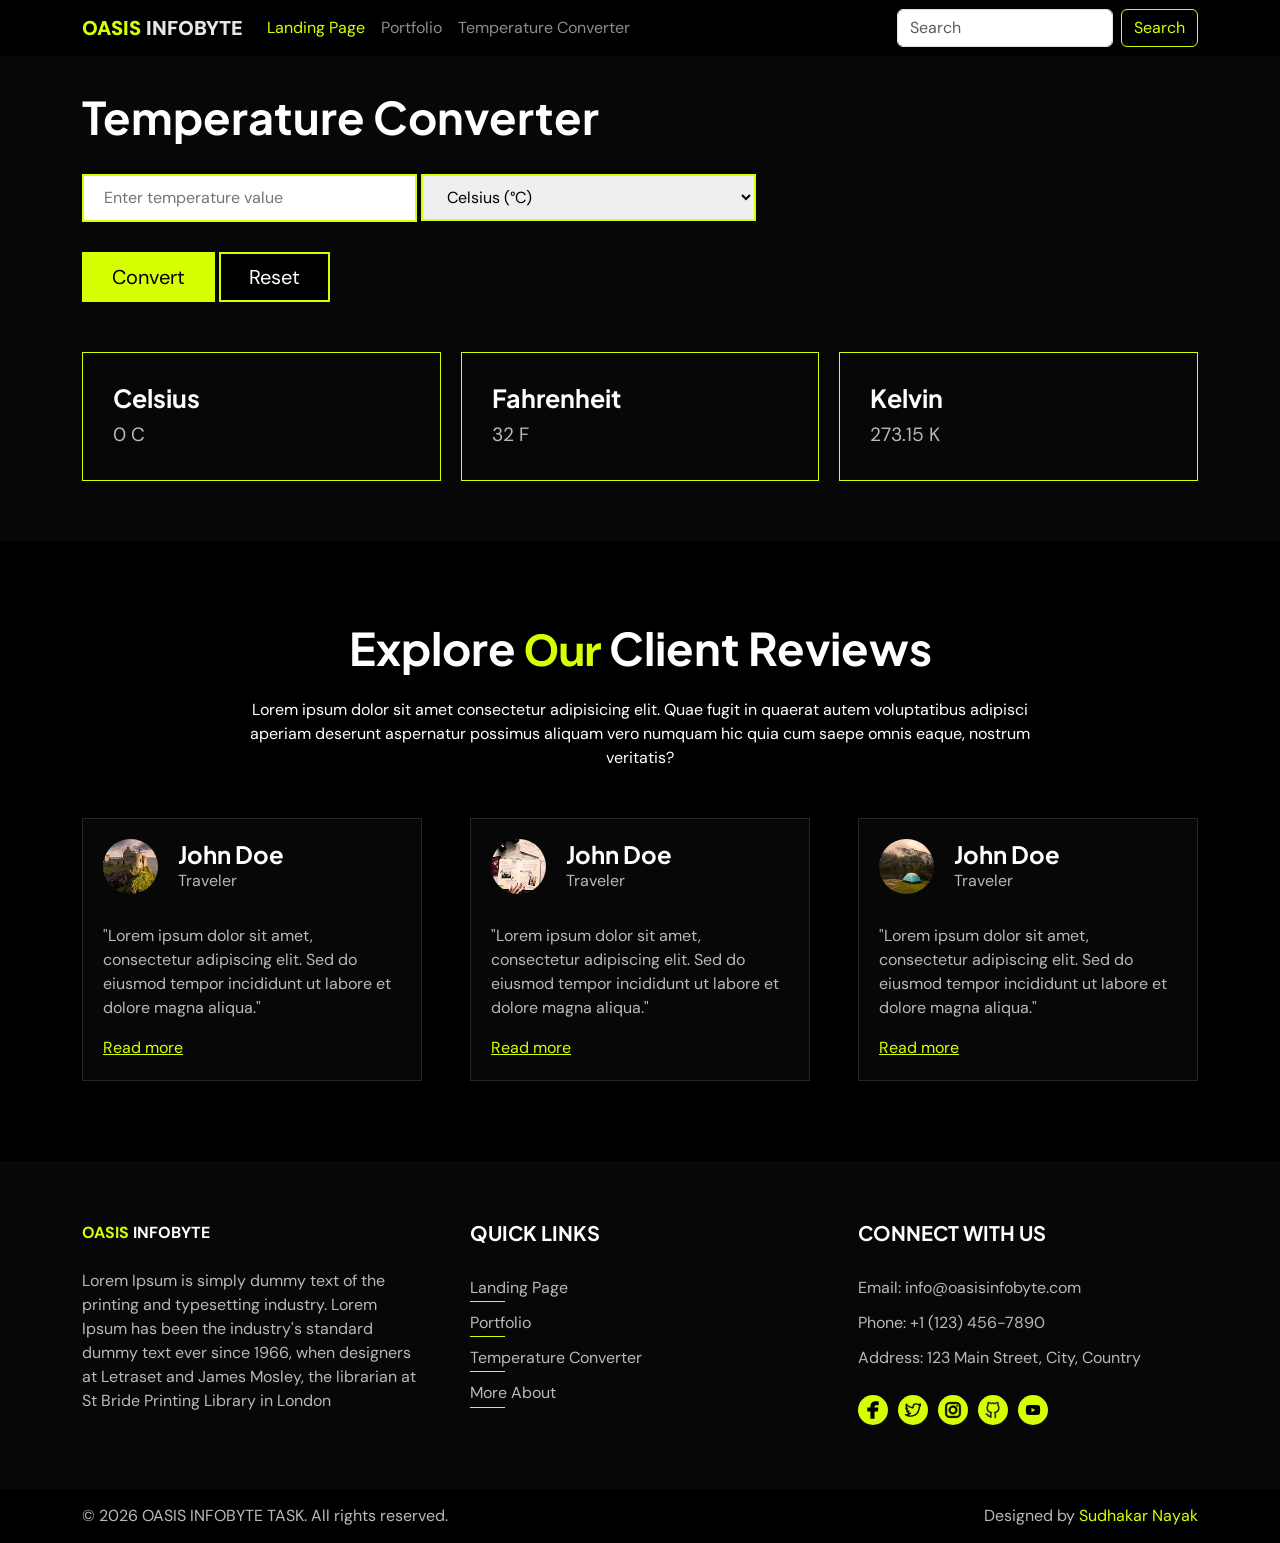
<file: WebDev-L1-Temperature-Converter.html>
<!doctype html>
<html lang="en">

<head>
    <meta charset="utf-8">
    <meta name="viewport" content="width=device-width, initial-scale=1">
     <link rel="icon" type="image/x-icon" href="images/sudha.jpg">
    <!-- Bootstrap CSS -->
    <link href="https://cdn.jsdelivr.net/npm/bootstrap@5.0.2/dist/css/bootstrap.min.css" rel="stylesheet"
        integrity="sha384-EVSTQN3/azprG1Anm3QDgpJLIm9Nao0Yz1ztcQTwFspd3yD65VohhpuuCOmLASjC" crossorigin="anonymous">
    <title>Temperature Converter | OASIS INFOBYTE PROJECT</title>

    <!-- google fonts -->
    <link rel="preconnect" href="https://fonts.googleapis.com">
    <link rel="preconnect" href="https://fonts.gstatic.com" crossorigin>
    <link
        href="https://fonts.googleapis.com/css2?family=DM+Sans:ital,opsz,wght@0,9..40,100..1000;1,9..40,100..1000&family=Plus+Jakarta+Sans:ital,wght@0,200..800;1,200..800&display=swap"
        rel="stylesheet">

    <link rel="stylesheet" href="style.css">

</head>

<body>
    <header class="oi-header">
        <nav class="navbar navbar-expand-lg navbar-light">
            <div class="container">
                <a class="navbar-brand" href="./"><span class="dif-bg">OASIS</span> INFOBYTE</a>
                <button class="navbar-toggler" type="button" data-bs-toggle="collapse"
                    data-bs-target="#navbarSupportedContent" aria-controls="navbarSupportedContent"
                    aria-expanded="false" aria-label="Toggle navigation">
                    <span class="navbar-toggler-icon"></span>
                </button>
                <div class="collapse navbar-collapse" id="navbarSupportedContent">
                    <ul class="navbar-nav me-auto mb-2 mb-lg-0">
                        <li class="nav-item">
                            <a class="nav-link active" aria-current="page" href="./">Landing Page</a>
                        </li>
                        <li class="nav-item">
                            <a class="nav-link" href="WebDev-L1-Portfolio.html">Portfolio</a>
                        </li>
                        <li class="nav-item">
                            <a class="nav-link" href="WebDev-L1-Temperature-Converter.html">Temperature Converter</a>
                        </li>
                    </ul>
                    <form class="d-flex">
                        <input class="form-control me-2" type="search" placeholder="Search" aria-label="Search">
                        <button class="btn btn-outline-success" type="submit">Search</button>
                    </form>
                </div>
            </div>
        </nav>
    </header>
    <main>
        <section class="temperature-sec">
            <div class="container">
                <div class="temp-con-box">
                    <h1>Temperature Converter</h1>
                    <div class="input-fild-box">
                        <input type="number" id="temperature" placeholder="Enter temperature value">
                        <select id="scale">
                            <option value="celsius">Celsius (°C)</option>
                            <option value="fahrenheit">Fahrenheit (°F)</option>
                            <option value="kelvin">Kelvin (K)</option>
                        </select>
                    </div>
                    <div class="io-button-box">
                        <button onclick="convertTemperature()">Convert</button>
                        <button class="rest-btn" onclick="resetConverter()">Reset</button>
                    </div>
                    <div class="result-box">
                        <div class="result-card">
                            <h3>Celsius</h3>
                            <p id="celsius">0 C</p>
                        </div>
                        <div class="result-card">
                            <h3>Fahrenheit</h3>
                            <p id="fahrenheit">32 F</p>
                        </div>
                        <div class="result-card">
                            <h3>Kelvin</h3>
                            <p id="kelvin">273.15 K</p>
                        </div>
                    </div>
                </div>
            </div>
        </section>
        <section class="testimonial-sec">
            <div class="container">
                <div class="common-tille-box bg-col mb-5">
                    <h2>Explore <span>Our</span> Client Reviews</h2>
                    <p>Lorem ipsum dolor sit amet consectetur adipisicing elit. Quae fugit in quaerat autem voluptatibus
                        adipisci aperiam deserunt aspernatur possimus aliquam vero numquam hic quia cum saepe omnis
                        eaque, nostrum veritatis?</p>
                </div>
                <div class="row g-5">
                    <div class="col-md-4">
                        <div class="testimonial-card">
                            <div class="testimo-head">
                                <img src="images/review1.jpg" alt="Testimonial 1" class="img-fluid">
                                <div class="client-bio">
                                    <h4>John Doe</h4>
                                    <p>Traveler</p>

                                </div>
                            </div>
                            <div class="testimonial-body">
                                <p>"Lorem ipsum dolor sit amet, consectetur adipiscing elit. Sed do eiusmod tempor
                                    incididunt ut labore et dolore magna aliqua."</p>
                                <a href="#" class="rev-btn">Read more</a>
                            </div>
                        </div>
                    </div>
                    <div class="col-md-4">
                        <div class="testimonial-card">
                            <div class="testimo-head">
                                <img src="images/review2.jpg" alt="Testimonial 2" class="img-fluid">
                                <div class="client-bio">
                                    <h4>John Doe</h4>
                                    <p>Traveler</p>
                                </div>
                            </div>
                            <div class="testimonial-body">
                                <p>"Lorem ipsum dolor sit amet, consectetur adipiscing elit. Sed do eiusmod tempor
                                    incididunt ut labore et dolore magna aliqua."</p>
                                <a href="#" class="rev-btn">Read more</a>
                            </div>
                        </div>
                    </div>
                    <div class="col-md-4">
                        <div class="testimonial-card">
                            <div class="testimo-head">
                                <img src="images/review3.jpg" alt="Testimonial 3" class="img-fluid">
                                <div class="client-bio">
                                    <h4>John Doe</h4>
                                    <p>Traveler</p>
                                </div>
                            </div>
                            <div class="testimonial-body">
                                <p>"Lorem ipsum dolor sit amet, consectetur adipiscing elit. Sed do eiusmod tempor
                                    incididunt ut labore et dolore magna aliqua."</p>
                                <a href="#" class="rev-btn">Read more</a>
                            </div>
                        </div>
                    </div>
                </div>
            </div>
        </section>
    </main>
    <footer class="oi-footer">
        <div class="container">
            <div class="row g-5">
                <div class="col-md-4">
                    <div class="footer-logo-box">
                        <a href="./" class="navbar-brand"><span class="dif-bg">OASIS</span> INFOBYTE</a>
                        <p class="mt-4">Lorem Ipsum is simply dummy text of the printing and typesetting industry. Lorem
                            Ipsum has been the industry's standard dummy text ever since 1966, when designers at
                            Letraset and James Mosley, the librarian at St Bride Printing Library in London</p>
                    </div>
                </div>
                <div class="col-md-4">
                    <div class="footer-nav-box">
                        <h3>Quick Links</h3>
                        <ul>
                            <li><a href="./">Landing Page</a></li>
                            <li><a href="WebDev-L1-Portfolio.html">Portfolio</a></li>
                            <li><a href="WebDev-L1-Temperature-Converter.html">Temperature Converter</a></li>
                            <li><a href="https://sudhakarnayak.com/" target="_blank">More About</a></li>
                        </ul>
                    </div>
                </div>
                <div class="col-md-4">
                    <div class="footer-nav-box">
                        <h3>Connect With Us</h3>
                        <ul>
                            <li>Email: info@oasisinfobyte.com</li>
                            <li>Phone: +1 (123) 456-7890</li>
                            <li>Address: 123 Main Street, City, Country</li>
                        </ul>
                        <ul class="social-links">
                            <li><a href="#"><img src="images/facebook-logo.svg" alt="Facebook"></a></li>
                            <li><a href="#"><img src="images/twitter-logo.svg" alt="Twitter"></a></li>
                            <li><a href="#"><img src="images/instagram-logo.svg" alt="Instagram"></a></li>
                            <li><a href="#"><img src="images/github-logo.svg" alt="GitHub"></a></li>
                            <li><a href="#"><img src="images/youtube-logo.svg" alt="YouTube"></a></li>
                    </div>
                </div>
            </div>
        </div>
    </footer>
    <section class="footer-bottom">
        <div class="container">
            <div class="copy-write-box">
                <p>&copy; 2026 OASIS INFOBYTE TASK. All rights reserved.</p>
                <p>Designed by <a href="https://sudhakarnayak.com/" target="_blank">Sudhakar Nayak</a></p>
            </div>
        </div>
    </section>

    <script>
        function convertTemperature() {
            const temperatureInput = document.getElementById('temperature').value;
            const scale = document.getElementById('scale').value;

            let celsius, fahrenheit, kelvin;

            if (scale === 'celsius') {
                celsius = parseFloat(temperatureInput);
                fahrenheit = (celsius * 9 / 5) + 32;
                kelvin = celsius + 273.15;
            } else if (scale === 'fahrenheit') {
                fahrenheit = parseFloat(temperatureInput);
                celsius = (fahrenheit - 32) * 5 / 9;
                kelvin = celsius + 273.15;
            } else if (scale === 'kelvin') {
                kelvin = parseFloat(temperatureInput);
                celsius = kelvin - 273.15;
                fahrenheit = (celsius * 9 / 5) + 32;
            }

            document.getElementById('celsius').textContent = `${celsius.toFixed(2)} °C`;
            document.getElementById('fahrenheit').textContent = `${fahrenheit.toFixed(2)} °F`;
            document.getElementById('kelvin').textContent = `${kelvin.toFixed(2)} K`;
        }

        function resetConverter() {
            document.getElementById('temperature').value = '';
            document.getElementById('scale').value = 'celsius';
            document.getElementById('celsius').textContent = '0 °C';
            document.getElementById('fahrenheit').textContent = '32 °F';
            document.getElementById('kelvin').textContent = '273.15 K';
        }
    </script>
    <script src="https://cdn.jsdelivr.net/npm/bootstrap@5.0.2/dist/js/bootstrap.bundle.min.js"
        integrity="sha384-MrcW6ZMFYlzcLA8Nl+NtUVF0sA7MsXsP1UyJoMp4YLEuNSfAP+JcXn/tWtIaxVXM"
        crossorigin="anonymous"></script>
</body>

</html>
</file>
<file: style.css>
/* Global Body & Paragraph */
body,
p,
li,
span,
input,
textarea,
button {
    font-family: 'DM Sans', sans-serif;
}

/* Global Headings */
h1,
h2,
h3,
h4,
h5,
h6 {
    font-family: 'Plus Jakarta Sans', sans-serif;
    font-weight: 700;
}

/* Hedaer Css */
header.oi-header {
    position: fixed;
    width: 100%;
    top: 0;
    left: 0;
    background: #000;
    z-index: 9999;
}
.navbar-light .navbar-brand {
    color: rgb(255 255 255 / 90%);
    font-weight: 900;
}
span.dif-bg {
    color: #d6ff00;
}
.navbar-light .navbar-brand:focus, .navbar-light .navbar-brand:hover {
    color: rgb(255 255 255 / 90%);
}
.navbar-light .navbar-nav .nav-link {
    color: rgb(255 255 255 / 55%);
}
.navbar-light .navbar-nav .nav-link.active, .navbar-light .navbar-nav .show>.nav-link {
    color:#d6ff00;
}
.btn-outline-success {
    color: #d6ff00;
    border-color: #d6ff00;
}
.btn-outline-success:hover {
    color: #000;
    background-color: #d6ff00;
    border-color: #d6ff00;
}
.navbar-light .navbar-nav .nav-link:focus, .navbar-light .navbar-nav .nav-link:hover {
    color: #d6ff00;
}

/* Hero Section css */
section.hero-sec {
    width: 100%;
    position: relative;
    margin-top: 50px; 
}
.hero-tittle-box {
    width: 100%;
    position: absolute;
    top: 50%;
    transform: translateY(-50%);
    z-index: 9;
}
section.hero-sec:after {
    width: 100%;
    height: 100%;
    position: absolute;
    top: 0;
    left: 0;
    content: "";
    background: #000;
    opacity: 0.2;
}
.hero-tittle-box h1 {
    font-size: clamp(28px, 5vw, 55px);
    color: #fff;
    font-weight: 900;
    line-height: 1.2;
}
.hero-tittle-box h2 {
    font-size: clamp(20px, 3vw, 30px);
    color: #fff;
    font-weight: 900;
    line-height: 1.2;
    margin-bottom: 60px;
}
a.main-btn {
    font-size: 17px;
    color: #000;
    font-weight: 900;
    line-height: 1.2;
    background: #d6ff00;
    padding: 10px 20px;
    border-radius: 999px;
    text-decoration: none;
    border: 1px solid #d6ff00;
}
a.main-btn:hover {
    background: transparent;
    color: #fff;
}
/* about sec */
section.about-sec {
    background: #f4f4f2;
    padding: 80px 0px;
    overflow: hidden;
}
.common-tille-box h2 {
    font-size: clamp(26px, 4vw, 45px);
    margin-bottom: 20px;
    line-height: 1.2;
}
.common-tille-box h2 span {
    color: #d6ff00;
}
section.services-sec {
    background: #070707;
    padding: 80px 0px;
    overflow: hidden;
}
.common-tille-box.bg-col {
    width: 70%;
    margin: 0 auto;
    text-align: center;
    color: #fff;
}
.card-safari-box a {
    text-decoration: none;
    color: #fff;
}
.ser-cad-del {
    width: 100%;
    position: relative;
    padding-top: 20px;
}
.ser-cad-del h3 {
    font-size: clamp(18px, 2.2vw, 25px);
    margin-bottom: 12px;
    line-height: 1.3;
}
.ser-cad-del p {
    color: #b9b9b7;
}
.ser-card-pic {
    width: 100%;
    position: relative;
    overflow: hidden;
}
.card-safari-box:hover img {
    transform: scale(1.1);
    transition: 0.5s;
    opacity: 0.8;
}

/* Testimonial section css */
section.testimonial-sec {
    background: #000000;
    padding: 80px 0px;
    overflow: hidden;
}
.testimo-head {
    display: flex;
    width: 100%;
    align-items: center;
    justify-content: flex-start;
    gap: 20px;
}
.testimo-head img {
    width: 55px;
    border-radius: 50%;
}
.client-bio h4 {
    margin: 0px;
    padding: 0px;
    color: #fff;
}
.client-bio p {
    margin: 0px;
    padding: 0px;
    color: #b9b9b7;
}
.testimonial-body {
    width: 100%;
    position: relative;
    padding-top: 30px;
    color: #b9b9b7;
}
.testimonial-card {
    background: #070707;
    padding: 20px;
    border: 1px solid #262626;
}
a.rev-btn {
    color: #d6ff00;
}
a.rev-btn:hover {
    margin-left: 10px;
    transition: 0.7s;
}

/* footer section css */

footer.oi-footer {
    background: #070707;
    padding: 60px 0px;
    overflow: hidden;
}
a.navbar-brand {
    color: #fff;
    font-weight: 700;
}
.footer-nav-box h3 {
    font-size: 20px;
    text-transform: uppercase;
    font-weight: 700;
    color: #fff;
    margin-bottom: 25px;
}
.footer-logo-box p {
    color: #b9b9b7;
}
.footer-nav-box ul {
    padding: 0px;
    color: #b9b9b7;
    list-style: none;
    line-height: 2.2;
}
.footer-nav-box ul li a {
    color: #b9b9b7;
    text-decoration: none;
    position: relative;
    display: inline-block;
}

.footer-nav-box ul li a::after {
    content: "";
    position: absolute;
    left: 0;
    bottom: 3px;
    width: 35px;
    height: 1px;
    background-color: #d6ff00;
    transition: width 0.4s ease;
}
.footer-nav-box ul li a:hover::after {
    width: 100%;
    height: 2px;
}
ul.social-links {
    display: flex;
    gap: 10px;
    margin: 0px;
}
ul.social-links li img {
    max-width: 30px;
}
ul.social-links li a {
    text-decoration: none;
}
ul.social-links li a:hover {
    transform: translateY(-5px);
    transition: 0.5s;
}
ul.social-links li a:after {
    display: none;
}
section.footer-bottom {
    background: #000;
    padding: 15px 0px;
}
.copy-write-box {
    display: flex;
    align-items: center;
    justify-content: space-between;
}
.copy-write-box p {
    color: #b9b9b7;
    margin: 0px;
    padding: 0px;
}
.copy-write-box a {
    color: #d6ff00;
    text-decoration: none;
}
.copy-write-box a:hover{
  text-decoration: underline;
  transition:0.4s ease;
}

/* Temperature Converter Section CSS  */
section.temperature-sec {
    background: #070707;
    padding: 90px 0px 60px 0px;
}
.temp-con-box h1 {
    font-size: clamp(26px, 4vw, 45px);
    margin-bottom: 20px;
    line-height: 1.2;
    color: #fff;
}
.input-fild-box {
    width: 100%;
    position: relative;
    margin: 30px 0px;
}
.input-fild-box input,
.input-fild-box select {
    padding: 10px 20px;
    border: 2px solid #d6ff00;
    width: 30%;
    outline: none;
}
.io-button-box button {
    background: #d6ff00;
    border: 2px solid #d6ff00;
    padding: 8px 28px;
    font-size: 20px;
}
.io-button-box button:hover{
    background: #000000;
    color: #fff;
}
button.rest-btn {
    background: #000000;
    color: #fff;
}
button.rest-btn:hover {
    background: #d6ff00;
    color: #000;
}
.result-box {
    margin-top: 50px;
    display: grid;
    grid-template-columns: repeat(3, 1fr);
    gap: 20px;
}
.result-card {
    width: 100%;
    position: relative;
    padding: 30px;
    border: 1px solid #d6ff00;
}
.result-card h3 {
    font-size: clamp(18px, 2vw, 25px);
    color: #fff;
}
.result-card p {
    color: #b9b9b7;
    margin: 0;
    font-size: clamp(14px, 1.5vw, 20px);
}

/* Profile Page Css */
section.pro-hero-sec {
    width: 100%;
    background: #000;
    padding: 120px 0px 60px 0px;
    overflow: hidden;
}
.pro-hero-img {
    position: relative;
    border: 3px solid #d6ff00;
    border-radius: 25px;
    overflow: hidden;
}
p.he-bg-pa {
    color: #d6ff00 !important;
}
.pro-hero-content h1 {
    font-size: clamp(28px, 5vw, 55px);
    color: #fff;
    font-weight: 900;
    line-height: 1.2;
}
.pro-hero-content h1 span {
    color: #d6ff00;
}
.pro-hero-content h2 {
    color: #e6e6e6a6;
}
.pro-hero-content p {
    color: #b9b9b7;
    margin-bottom: 50px;
}
section.pro-hero-sec .row.g-5 {
    align-items: center;
}
section.about-me-sec {
    background: #070707;
    padding: 80px 0px;
    overflow: hidden;
}
.about-me-content h2 {
    font-size: clamp(28px, 5vw, 50px);
    color: #fff;
    font-weight: 900;
    text-transform: capitalize;
    margin-bottom: 30px;
}
.about-me-content h2 span {
    color: #d6ff00;
}
.about-me-content p {
    color: #b9b9b7;
}
.achievement-card {
    border: 1px solid #e6e6e624;
    border-radius: 22px;
    padding: 26px;
    background: #0d0d0d;
    height: 100%;
    transition: .3s;
}
.achievement-card:hover {
    border: 1px solid #d6ff00;
    transform: translateY(-4px);
    transition: .3s;
}
.achievement-card h3 {
    font-size: clamp(28px, 5vw, 55px);
    color: #d6ff00;
    font-weight: 900;
}
.achievement-card p {
    color: #b9b9b7;
    margin: 0px;
}
section.my-skills-sec {
    width: 100%;
    position: relative;
    padding: 80px 0px;
    background: #000;
    overflow: hidden;
}
.my-skills-par {
    width: 100%;
    display: grid;
    grid-template-columns: repeat(4, 1fr);
    margin-bottom: 40px;
    gap: 20px;
    align-items: center;
}
.skill-card {
    display: grid;
    gap: 10px;
    grid-template-columns: 1fr auto;
    grid-template-areas: "logo pc"
        "name name"
        "bar bar";
    text-align: left;
    padding: 30px;
    border: 1px solid #e6e6e624;
    border-radius: 10px;
    justify-items: center;
    align-items: center;
}
.skill-card:hover {
    border: 1px solid #d6ff00;
    transform: translateY(-4px);
    transition: .3s;
}
.skill-card h3 {
    margin: 0px;
    color: #e6e6e6a6;
}
.str-card {
    padding: 20px;
    border: 1px solid #e6e6e624;
    border-radius: 10px;
}
.str-card h4 {
    color: #d6ff00;
    margin-bottom: 20px;
}
.str-card ul {
    padding-left: 15px;
    color: #b9b9b7;
    line-height: 2;
}
section.connect-me-sec {
    background: #070707;
    padding: 80px 0px;
    overflow: hidden;
}
.str-card img {
    min-width: 45px;
    max-width: 45px;
    margin-bottom: 20px;
}
.str-card a {
    text-decoration: none;
}
.str-card:hover {
    border: 1px solid #d6ff00;
    transform: translateY(-4px);
    transition: .3s;
}
/* Responsive Css  */
@media (max-width: 767px) {
    section.hero-sec img {
    width: 100%;
    height: 400px;
    object-fit: cover;
}
.navbar-toggler-icon {
    filter: brightness(0.5) invert(1);
    border: 2px solid #d6ff00;
}
.common-tille-box.bg-col {
    width: 100%;
}
.copy-write-box {
    flex-direction: column;
}
.input-fild-box {
    display: flex;
    flex-direction: column;
    gap: 15px;
}
.input-fild-box input,
.input-fild-box select {
    width: 100%;
}
.result-box {
        grid-template-columns: 1fr;
    }
.my-skills-par {
    grid-template-columns: repeat(2, 1fr);
}
.skill-card {
    display: flex;
    flex-direction: column;
}
}
</file>
